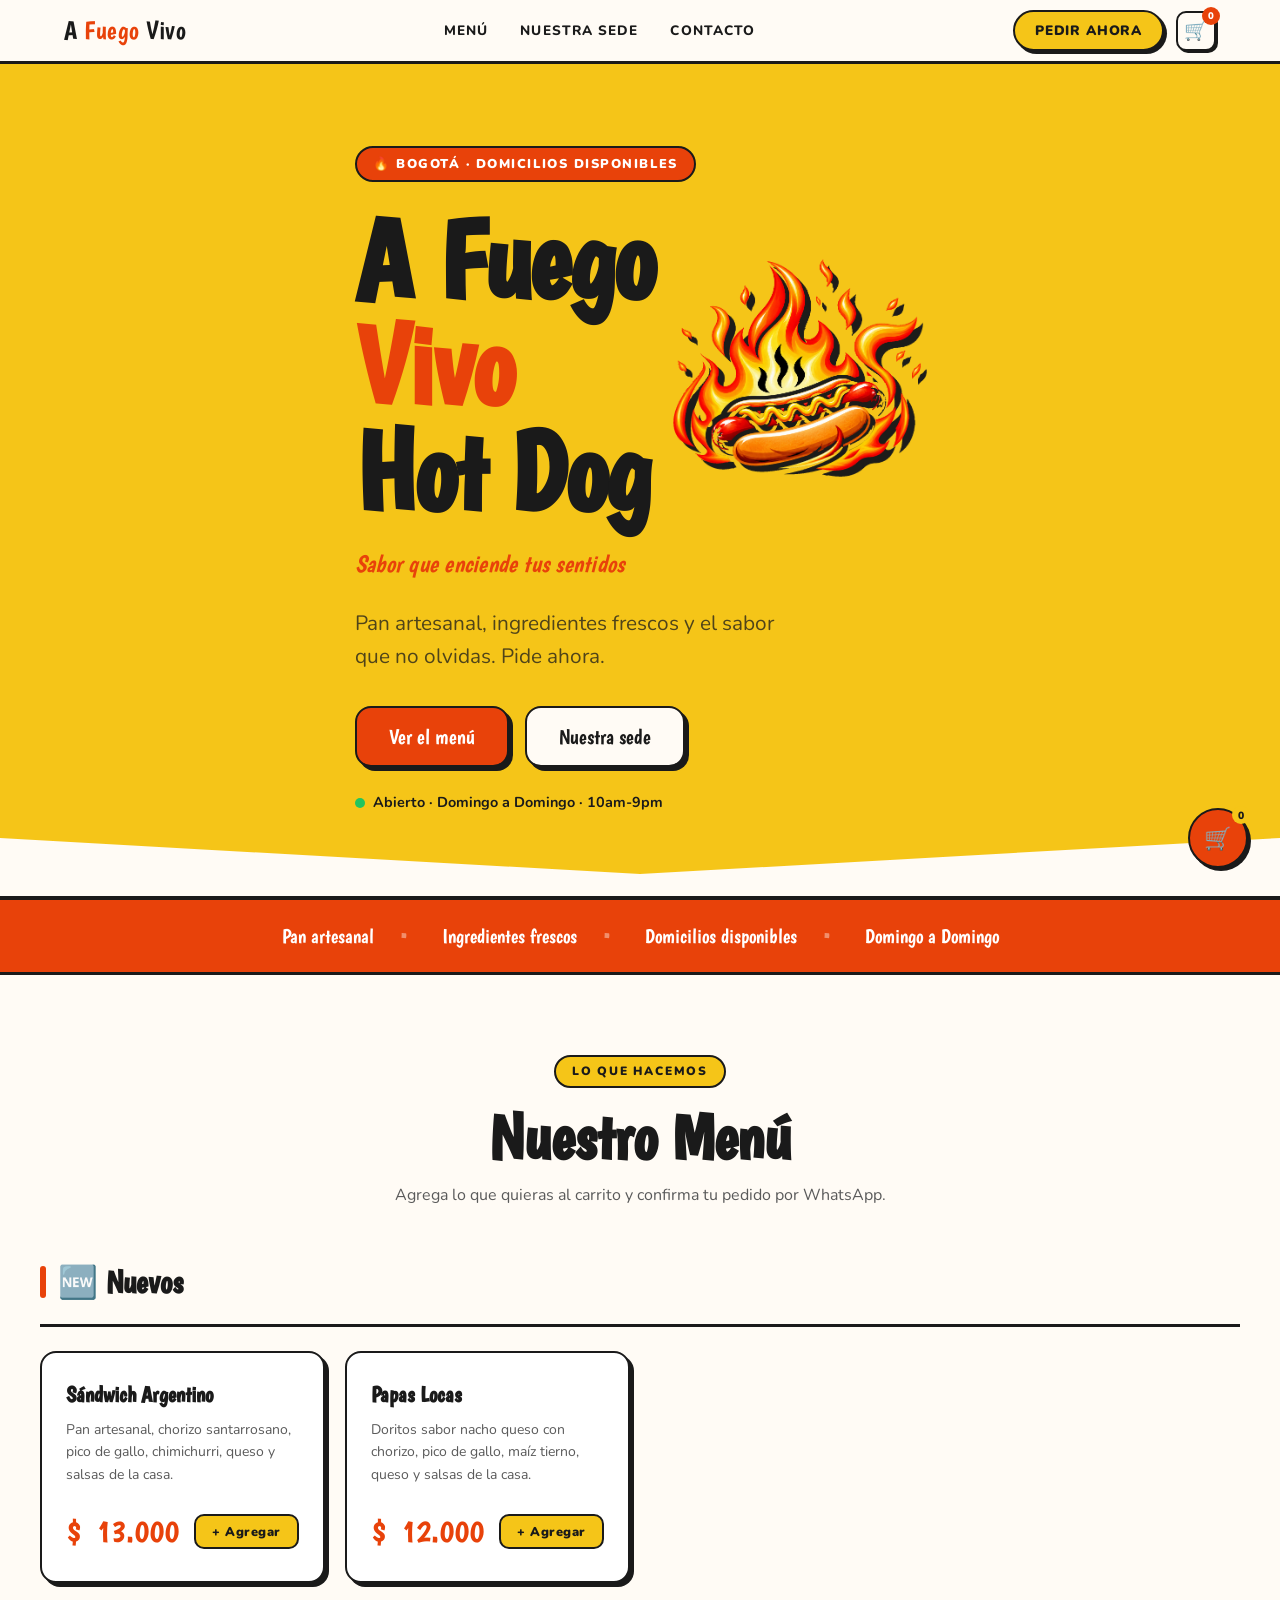
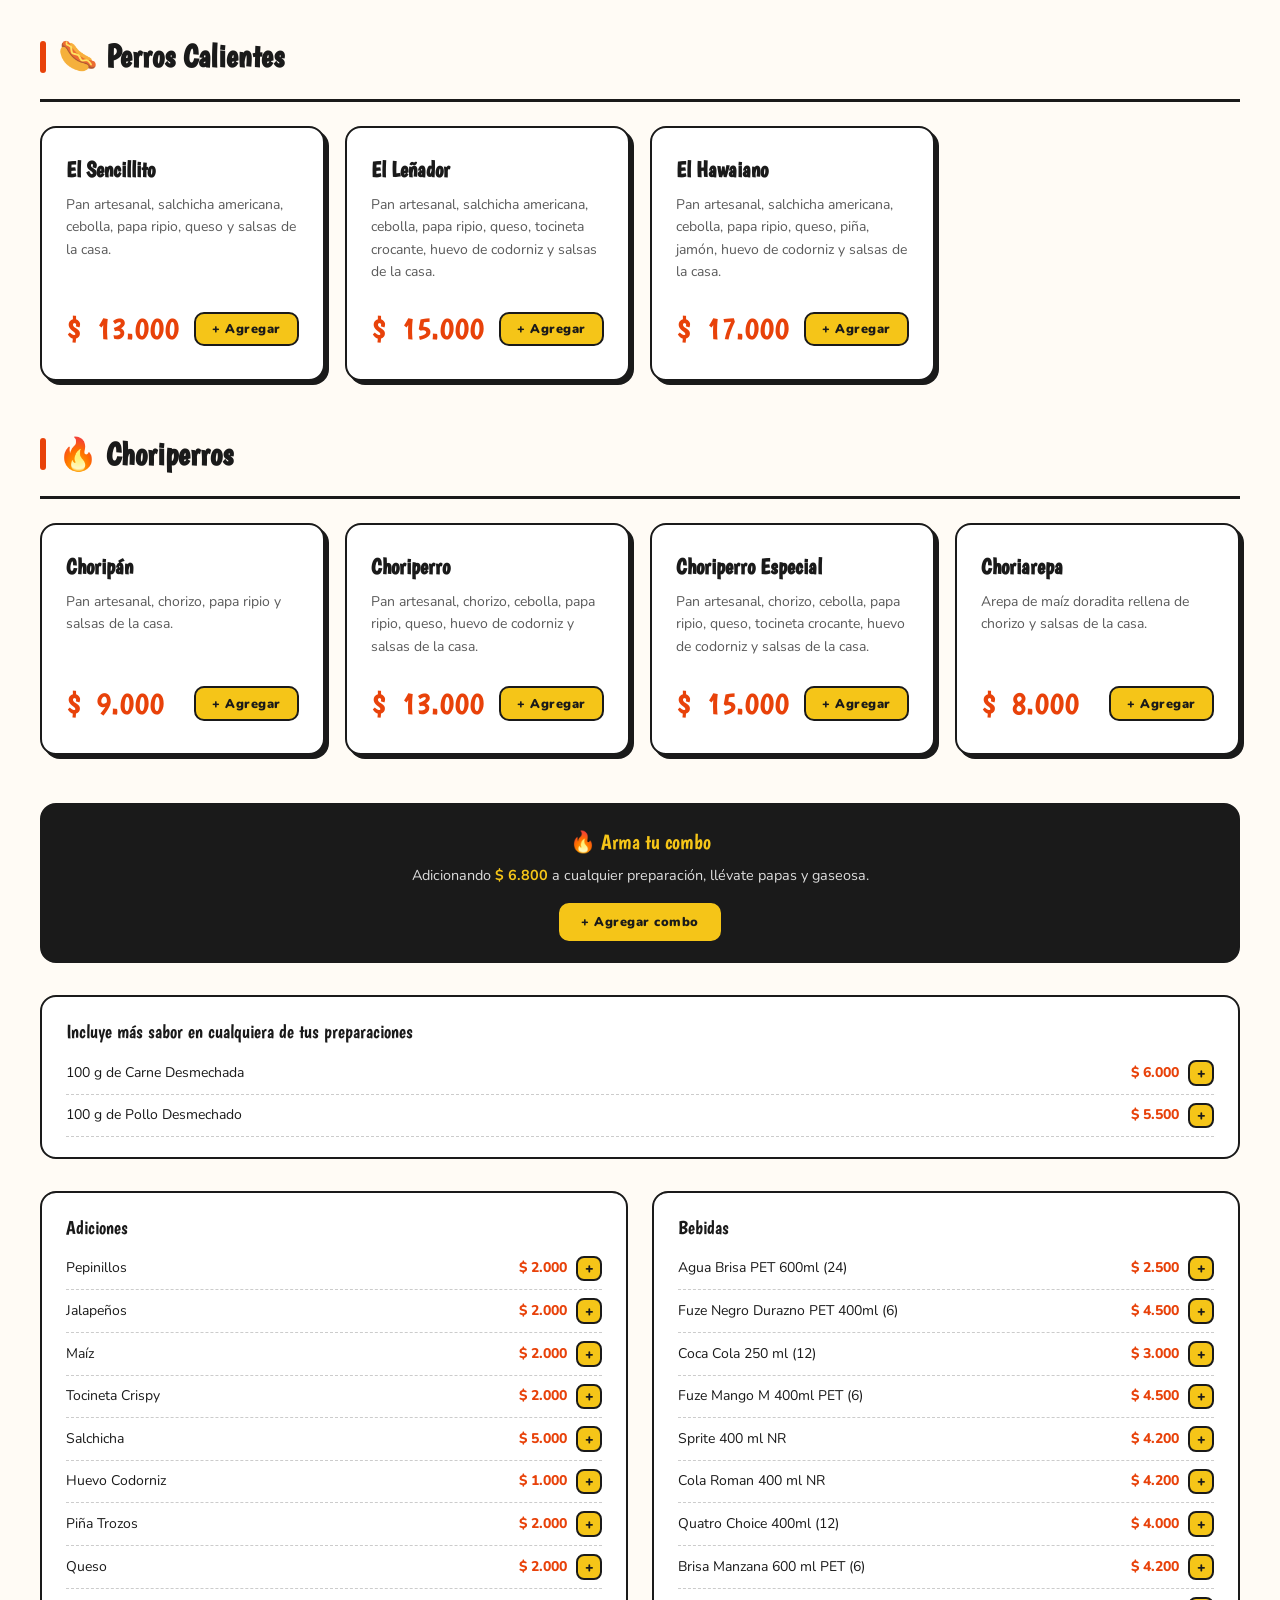
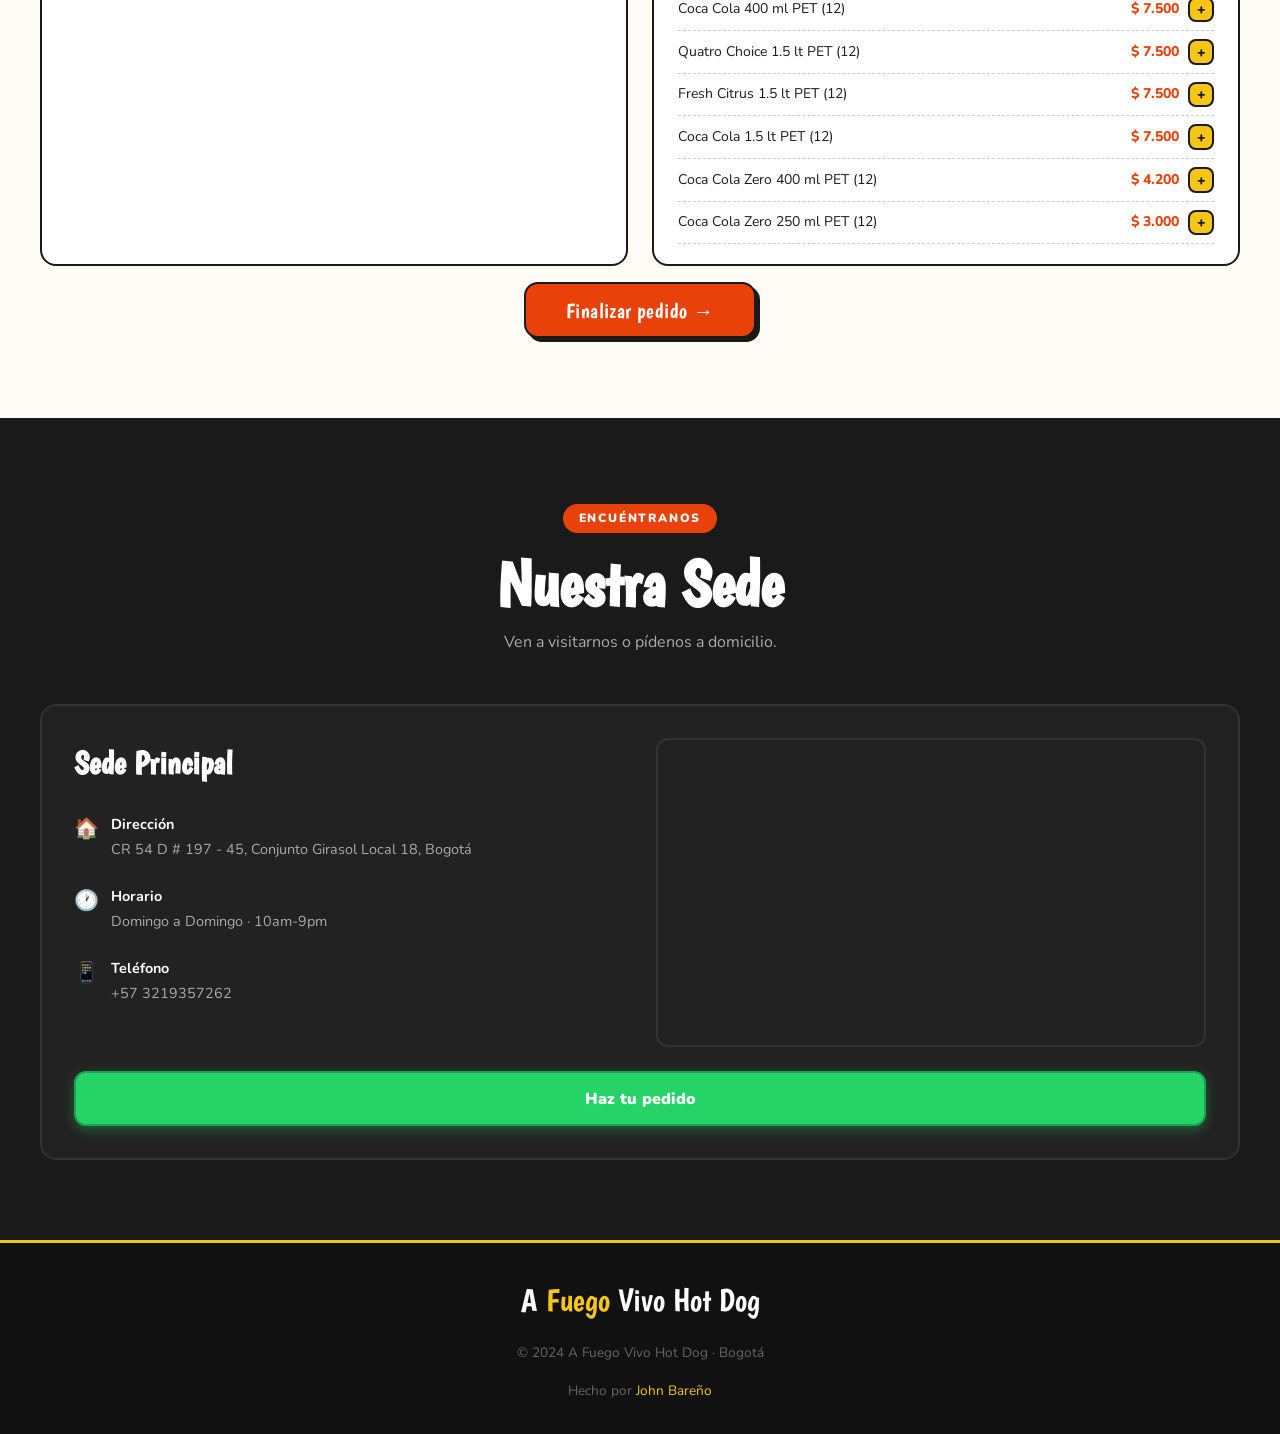
<file: index.html>
<!DOCTYPE html>
<html lang="es">
<head>
  <meta charset="UTF-8">
  <meta name="viewport" content="width=device-width, initial-scale=1.0">
  <title>A Fuego Vivo Hot Dog — Sabor que enciende tus sentidos</title>
  <meta name="description" content="Hot dogs artesanales a la parrilla en Bogotá. Pan artesanal, ingredientes frescos y el mejor sabor.">

  <link rel="icon" type="image/png" sizes="32x32" href="assets/images/favicon-32.png">
  <link rel="icon" type="image/png" sizes="64x64" href="assets/images/favicon-64.png">
  <link rel="apple-touch-icon" href="assets/images/apple-touch-icon.png">

  <meta property="og:type" content="website">
  <meta property="og:title" content="A Fuego Vivo Hot Dog">
  <meta property="og:description" content="Sabor que enciende tus sentidos. Hot dogs artesanales a la parrilla en Bogotá, pan artesanal e ingredientes frescos. ¡Pídenos por WhatsApp!">
  <meta property="og:image" content="assets/images/og-image-icon.png">
  <meta name="twitter:card" content="summary">
  <meta name="twitter:title" content="A Fuego Vivo Hot Dog">
  <meta name="twitter:description" content="Sabor que enciende tus sentidos. Hot dogs artesanales a la parrilla en Bogotá.">
  <meta name="twitter:image" content="assets/images/og-image-icon.png">

  <link rel="preconnect" href="https://fonts.googleapis.com">
  <link rel="preconnect" href="https://fonts.gstatic.com" crossorigin>
  <link href="https://fonts.googleapis.com/css2?family=Boogaloo&family=Nunito:wght@400;600;700;800;900&display=swap" rel="stylesheet">
<link rel="stylesheet" href="css/main.css">
</head>
<body>

<!-- HEADER -->
<header class="hdr">
  <div class="hdr__inner">
    <a href="#inicio" class="hdr__logo">A <span>Fuego</span> Vivo</a>
    <nav class="hdr__nav">
      <a href="#menu">Menú</a>
      <a href="#sede">Nuestra Sede</a>
      <a href="#footer">Contacto</a>
    </nav>
    <div class="hdr__actions">
      <a href="#menu" class="hdr__order">Pedir ahora</a>
      <button class="hdr__cart" id="cart-toggle" aria-label="Ver carrito">
        🛒<span class="hdr__cart-badge" id="cart-badge" hidden>0</span>
      </button>
      <button class="hdr__burger" aria-expanded="false" aria-controls="mobile-nav" aria-label="Menú" id="burger">
        <span></span><span></span><span></span>
      </button>
    </div>
  </div>
</header>

<nav id="mobile-nav" class="hdr__mobile-nav" aria-label="Menú móvil">
  <a href="#menu">Menú</a>
  <a href="#sede">Nuestra Sede</a>
  <a href="#footer">Contacto</a>
  <button class="hdr__mobile-order" id="cart-toggle-mobile">🛒 Ver mi pedido
    <span id="cart-badge-mobile" hidden style="background:#fff;color:#E8420A;padding:0 6px;border-radius:100px;margin-left:4px;font-size:0.75rem;">0</span>
  </button>
</nav>

<!-- HERO -->
<section id="inicio" class="hero">
  <div class="hero__inner">
    <span class="hero__tag">🔥 Bogotá · Domicilios disponibles</span>
    <h1 class="hero__title">
      A Fuego<br>
      <span class="accent">Vivo</span>
      Hot Dog
    </h1>
    <img class="hero__visual" src="assets/images/logo-flame.png" alt="" aria-hidden="true">
    <p class="hero__slogan">Sabor que enciende tus sentidos</p>
    <p class="hero__sub">Pan artesanal, ingredientes frescos y el sabor que no olvidas. Pide ahora.</p>
    <div class="hero__btns">
      <a href="#menu" class="btn-primary">Ver el menú</a>
      <a href="#sede" class="btn-secondary">Nuestra sede</a>
    </div>
    <div class="hero__badge">
      <span class="hero__dot"></span>
      Abierto · Domingo a Domingo · 10am-9pm
    </div>
  </div>
</section>

<!-- STATS -->
<div class="stats">
  <div class="stats__inner">
    <span class="stats__item">Pan artesanal</span>
    <span class="stats__item">Ingredientes frescos</span>
    <span class="stats__item">Domicilios disponibles</span>
    <span class="stats__item">Domingo a Domingo</span>
  </div>
</div>

<!-- MENÚ -->
<section id="menu" class="menu-sec">
  <div class="menu-sec__wrap">
    <div class="sec-head">
      <span class="sec-head__kicker">Lo que hacemos</span>
      <h2 class="sec-head__title">Nuestro Menú</h2>
      <p class="sec-head__desc">Agrega lo que quieras al carrito y confirma tu pedido por WhatsApp.</p>
    </div>
    <div id="menu-inner"></div>
    <div class="menu-finish">
      <button type="button" class="menu-finish__btn" id="menu-finish-btn">Finalizar pedido →</button>
    </div>
  </div>
</section>

<!-- SEDE -->
<section id="sede" class="sede-sec">
  <div>
    <div class="sec-head">
      <span class="sec-head__kicker">Encuéntranos</span>
      <h2 class="sec-head__title">Nuestra Sede</h2>
      <p class="sec-head__desc" style="color:#aaa">Ven a visitarnos o pídenos a domicilio.</p>
    </div>
    <div class="sede-grid" id="sede-grid"></div>
  </div>
</section>

<!-- FOOTER -->
<footer id="footer" class="footer2">
  <div class="footer2__inner">
    <p class="footer2__logo">A <span>Fuego</span> Vivo Hot Dog</p>
    <p class="footer2__copy">© 2024 A Fuego Vivo Hot Dog · Bogotá</p>
    <p class="footer2__copy">Hecho por <a href="https://john-bareno-devgis.github.io/portafolio/" target="_blank" rel="noopener noreferrer">John Bareño</a></p>
  </div>
</footer>

<!-- CART PANEL -->
<div class="cart-overlay" id="cart-overlay"></div>
<aside class="cart-panel" id="cart-panel" aria-label="Tu pedido" aria-hidden="true">
  <div class="cp-head">
    <h2 class="cp-title" id="cp-title">🛒 Tu Pedido</h2>
    <button class="cp-close" id="cart-close" aria-label="Cerrar">✕</button>
  </div>
  <div class="cp-body" id="cart-body"></div>
  <div class="cp-footer" id="cart-footer"></div>
</aside>

<!-- FABS -->
<button class="cart-fab2" id="cart-fab" aria-label="Ver pedido" hidden>
  🛒<span class="cart-fab2__cnt" id="cart-fab-count">0</span>
</button>

<!-- MODAL CHORIZO -->
<div class="cart-overlay" id="chorizo-overlay"></div>
<div class="chorizo-modal" id="chorizo-modal" role="dialog" aria-modal="true" aria-labelledby="chorizo-modal-title" aria-hidden="true">
  <div class="chorizo-modal__head">
    <h3 class="chorizo-modal__title" id="chorizo-modal-title">Elige el chorizo</h3>
    <button class="chorizo-modal__close" id="chorizo-close" aria-label="Cerrar">✕</button>
  </div>
  <p class="chorizo-modal__sub" id="chorizo-modal-sub"></p>
  <div class="chorizo-modal__opts" id="chorizo-opts"></div>
</div>

<script type="module" src="./js/main.js"></script>
</body>
</html>
</file>
<file: css/main.css>
/* css/main.css — Importa todos los módulos de estilo del sitio */

@import './variables.css';
@import './reset.css';
@import './components/header.css';
@import './components/hero.css';
@import './components/section-header.css';
@import './components/menu-section.css';
@import './components/locations.css';
@import './components/whatsapp-button.css';
@import './components/footer.css';
@import './components/cart.css';
@import './components/chorizo-modal.css';
</file>
